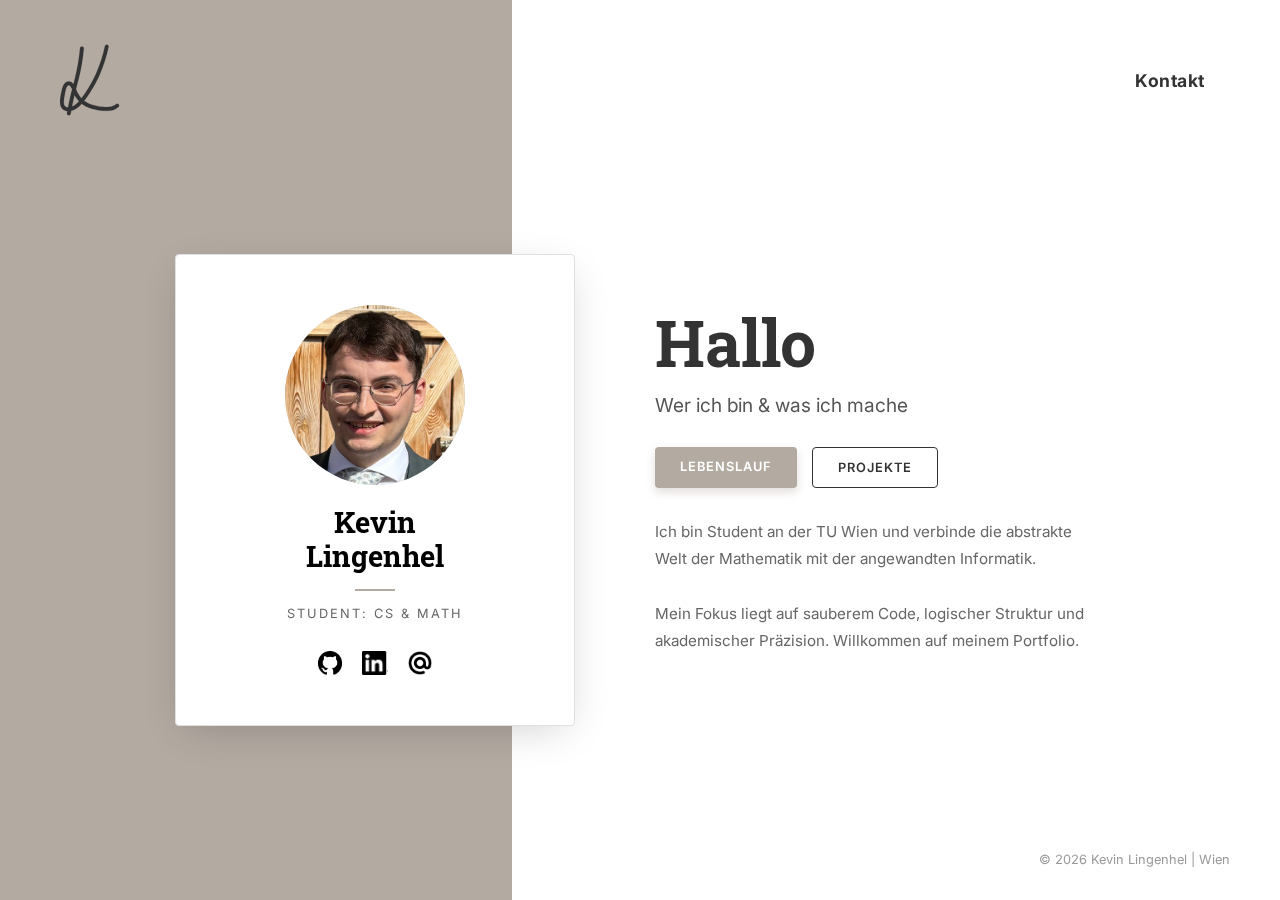
<file: index.html>
<!DOCTYPE html>
<html lang="de">
<head>
    <meta charset="UTF-8">
    <meta name="viewport" content="width=device-width, initial-scale=1.0">
    <title>Kevin Lingenhel - Portfolio</title>
    <link rel="stylesheet" href="style.css">
    <link href="https://fonts.googleapis.com/css2?family=Roboto+Slab:wght@400;700&family=Inter:wght@300;400;600&display=swap" rel="stylesheet">
</head>
<body>

    <div class="background-split"></div>

    <main class="main-wrapper">
        
        <header class="top-nav">
            <div class="logo">
              <a href="index.html" class="logo-container">

                <svg class="logo-svg logo-default" xmlns="http://www.w3.org/2000/svg" viewBox="0 0 368.72 434.16">
                    <g>
                        <path d="M360.7,367.31c-4-4.93-11.25-5.68-16.18-1.67-4.11,3.34-8.57,6.26-13.26,8.67-10.39,5.35-19.39,6.93-23.71,7.7-35.52,6.25-86.83-6.17-87.34-6.29-24.7-6.08-44.21-10.89-65.33-25.8-2.16-1.53-4.22-3.07-6.17-4.61,11.28-14.21,23.08-31.06,35.64-50.79,32.86-51.62,52.97-95.43,60.09-111.87,23.22-53.61,41.41-110.38,54.06-168.71,1.35-6.21-2.6-12.33-8.8-13.68-6.2-1.34-12.33,2.6-13.68,8.8-12.33,56.87-30.06,112.2-52.69,164.44-6.9,15.94-26.42,58.43-58.39,108.66-9.99,15.69-21.14,32.32-33.11,47.52-1.77-1.92-3.33-3.71-4.66-5.31-12.56-15.07-20.31-30.62-24.6-41.02-1.84-4.45-2.84-7.47-3.73-10.13-.12-.37-.25-.74-.37-1.1,3.26-12.81,6.27-24.16,9.01-34.48,2.41-9.08,4.69-17.65,6.74-25.76,14.94-58.84,25.7-121.94,31.97-187.55.6-6.32-4.03-11.94-10.35-12.54-6.31-.62-11.94,4.03-12.54,10.35-6.16,64.45-16.72,126.38-31.37,184.08-2.03,7.99-4.29,16.51-6.68,25.52-.91,3.42-1.85,6.96-2.81,10.62-6.55-8.73-15.21-16.55-26.2-16.55h-.16c-16.84.11-35.42,6.89-45.46,56.33-1.18,5.82-2.21,10.83-3.1,15.19-6,29.26-6.23,30.4-7.42,51.96-1.17,21.09,6.74,39.94,21.14,50.41,7.83,5.69,16.4,7.89,24.01,8.51-.74,4.02-1.47,8.04-2.18,12.05-1.11,6.25,3.06,12.22,9.31,13.33.68.12,1.36.18,2.02.18,5.47,0,10.32-3.92,11.31-9.49,1.07-6.03,2.18-12.09,3.31-18.16,21.35-4.87,42.2-18.59,64.78-43.27,2.46,1.96,5.06,3.92,7.8,5.86,24.67,17.41,47.11,22.94,73.1,29.34,2.29.56,56.58,13.69,96.82,6.61,5.01-.88,16.76-2.95,30.25-9.9,6.1-3.14,11.89-6.93,17.24-11.27,4.93-4,5.68-11.25,1.67-16.18ZM34.78,381.09c-9.49-6.9-12.27-20.29-11.7-30.53q1.1-19.87,6.99-48.61c.9-4.38,1.93-9.4,3.11-15.23,4.46-21.94,9.86-30.98,13.61-34.7,2.98-2.95,5.56-3.18,9.38-3.21.02,0,2.54.53,7.25,6.57,3.7,4.76,6.94,10.61,9.08,14.48.78,1.41,1.38,2.6,1.89,3.7-4.34,17.29-9.09,37.14-14.21,60.48-3.74,17.05-7.28,34.21-10.61,51.34-4.93-.08-10.36-1.05-14.8-4.28ZM74,380.37c2.75-13.82,5.64-27.66,8.65-41.41,2.33-10.63,4.58-20.52,6.76-29.78,4.98,9.26,11.56,19.67,20.1,29.92,2.02,2.43,4.48,5.22,7.37,8.24-13.62,14.79-28.05,26.79-42.87,33.03Z"/>
                        
                    </g>
                </svg>

                <svg class="logo-svg logo-hover" xmlns="http://www.w3.org/2000/svg" viewBox="0 0 368.72 433.77">
                    <g>
                        <path d="M366.44,303.39c1.59-6.06.38-10.37-3.59-12.82-2.05-1.26-7.47-3.42-13.46,3.78-1.61,1.94-3.4,4.54-5.46,7.55-4.09,5.96-14.95,21.81-20.54,20.6-1.97-.43-4.16-4.21-6.28-7.88-3.56-6.15-8.43-14.57-18.4-16.66-11.1-2.34-19.17,4.76-25.06,9.95-1.46,1.29-3.51,3.09-4.86,3.95-2.52-4.09-3.38-18.16-3.76-24.43-.81-13.25-1.34-22-9.04-24.34-2.69-.82-5.58-.5-8.15.9-6.92,3.76-14.42,14.22-41.54,107.79-17.79-4.74-33.31-10.22-49.82-21.88-2.16-1.52-4.22-3.07-6.17-4.61,11.28-14.21,23.08-31.06,35.64-50.79,32.87-51.64,52.97-95.44,60.09-111.87,23.22-53.61,41.41-110.37,54.06-168.71,1.35-6.21-2.6-12.33-8.8-13.68-6.22-1.35-12.33,2.6-13.68,8.8-12.33,56.87-30.06,112.2-52.69,164.44-6.9,15.93-26.4,58.41-58.39,108.66-9.99,15.69-21.14,32.32-33.11,47.52-1.77-1.92-3.33-3.71-4.66-5.31-12.56-15.07-20.31-30.62-24.6-41.02-1.84-4.45-2.84-7.47-3.73-10.13-.12-.37-.25-.74-.37-1.1,3.26-12.81,6.27-24.16,9.02-34.49,2.41-9.08,4.68-17.65,6.74-25.76,14.94-58.84,25.7-121.94,31.97-187.55.6-6.32-4.03-11.94-10.35-12.54-6.32-.6-11.94,4.03-12.54,10.35-6.16,64.45-16.72,126.38-31.37,184.08-2.03,7.99-4.29,16.5-6.68,25.52-.91,3.43-1.85,6.97-2.82,10.63-6.55-8.73-15.21-16.55-26.2-16.55-.05,0-.1,0-.16,0-16.84.11-35.42,6.89-45.46,56.33-1.18,5.82-2.21,10.83-3.1,15.19-6,29.26-6.23,30.4-7.42,51.96-1.17,21.09,6.74,39.94,21.14,50.41,7.83,5.69,16.4,7.89,24.01,8.51-.74,4.02-1.47,8.04-2.18,12.05-1.11,6.25,3.06,12.22,9.31,13.33.68.12,1.36.18,2.02.18,5.47,0,10.32-3.92,11.31-9.49,1.07-6.03,2.18-12.09,3.31-18.16,21.35-4.87,42.2-18.59,64.78-43.27,2.56,2.04,5.16,4,7.8,5.86,24.67,17.41,47.11,22.94,73.09,29.34,2.29.56,56.48,13.71,96.83,6.61,5.01-.88,16.75-2.95,30.25-9.9,6.09-3.14,11.89-6.93,17.23-11.27,4.93-4,5.68-11.25,1.68-16.18-4-4.93-11.25-5.68-16.18-1.68,0,0-.01,0-.02.01,7.43-24.01,12.66-39.26,16.06-49.14,2.21-6.44,3.55-10.33,4.28-13.11ZM36.38,381.09c-9.49-6.9-12.27-20.29-11.7-30.53q1.1-19.87,6.99-48.61c.9-4.38,1.93-9.4,3.11-15.23,4.46-21.94,9.86-30.98,13.61-34.7,2.98-2.95,5.56-3.18,9.38-3.21.02,0,2.54.53,7.25,6.57,3.7,4.76,6.94,10.61,9.08,14.48.78,1.41,1.38,2.6,1.89,3.7-4.34,17.29-9.09,37.14-14.21,60.48-3.74,17.04-7.28,34.21-10.61,51.33-4.93-.08-10.36-1.05-14.8-4.28ZM75.6,380.37c2.75-13.82,5.64-27.66,8.65-41.41,2.33-10.63,4.58-20.52,6.76-29.78,4.98,9.26,11.56,19.67,20.1,29.92,2.34,2.8,4.8,5.56,7.36,8.24-13.62,14.79-28.05,26.79-42.87,33.03ZM309.16,382c-35.37,6.23-86.37-6.06-87.32-6.29,13.67-47.1,22.14-71.94,27.38-84.87.96,15.21,2.51,31.63,13.66,36.35,8.85,3.74,16.08-2.62,21.35-7.26,4.8-4.22,8.17-6.94,11.2-6.3,2.78.58,4.82,3.8,7.84,9.02,3.5,6.05,7.86,13.58,16.75,15.5,7.5,1.62,14.26-1.54,20.18-6.61-3.78,11.46-8.55,26.4-14.42,45.96-7.29,2.85-13.32,3.92-16.62,4.5Z"/>
                        <path d="M302.11,346.4c-1.48.48-2.68,1.55-3.36,3-.68,1.44-.77,3.1-.26,4.66s1.56,2.84,2.96,3.61c.88.48,1.82.72,2.77.72.58,0,1.15-.09,1.72-.27,1.48-.48,2.68-1.55,3.36-3,.68-1.44.77-3.1.26-4.66-1.05-3.23-4.39-5.06-7.44-4.06Z"/>
                        <path d="M262.89,343.39c-1.41-.77-3-.93-4.48-.45-1.48.48-2.68,1.55-3.36,3-.68,1.44-.77,3.1-.26,4.66.86,2.63,3.23,4.33,5.73,4.33.57,0,1.14-.09,1.71-.27,1.48-.48,2.68-1.55,3.36-3,.68-1.44.77-3.1.26-4.66s-1.56-2.84-2.96-3.61Z"/>
                    </g>
                </svg>
              </a>

            </div> 
              <nav>
                <a href="mailto:kevin.lingenhel02@gmail.com" class="nav-swap">
                  <span class="nav-text">Kontakt</span>
                  <img src="assets/SVG/person_hover.svg" class="hover-face" alt="Face">
                </a>
              </nav>
        </header>

        <div class="center-content">
            
            <div class="profile-card">
                <div class="photo-container">
                    <img src="assets/bewerbungsfoto.png" alt="Kevin Lingenhel">
                </div>
                <h1>Kevin<br>Lingenhel</h1>
                <div class="separator-line"></div>
                <p class="job-title">STUDENT: CS & MATH</p>
                
                <div class="social-icons">
                    <a href="#">
                      <img src="assets/GitHub_Invertocat_Black.png" alt="Git">
                    </a>
                    <a href="#">
                      <img src="assets/InBug-Black.png" alt="LI">
                    </a>
                    <a href="#">
                      <img src="assets/email.png" alt="E-Mail">
                    </a>
                </div>
            </div>

            <div class="text-area">
                <h2 class="big-headline">Hallo</h2>
                <h3 class="sub-headline">Wer ich bin & was ich mache</h3>
                
                <div class="button-group">
                    <a href="resume.html" class="btn btn-filled">Lebenslauf</a>
                    <a href="projects.html" class="btn btn-outline">Projekte</a>
                </div>

                <p class="intro-text">
                    Ich bin Student an der TU Wien und verbinde die abstrakte Welt der Mathematik 
                    mit der angewandten Informatik. <br><br>
                    Mein Fokus liegt auf sauberem Code, logischer Struktur und 
                    akademischer Präzision. Willkommen auf meinem Portfolio.
                </p>
            </div>

        </div>

        <footer class="bottom-footer">
            <p>&copy; 2026 Kevin Lingenhel | Wien</p>
        </footer>

    </main>

</body>
</html>
</file>
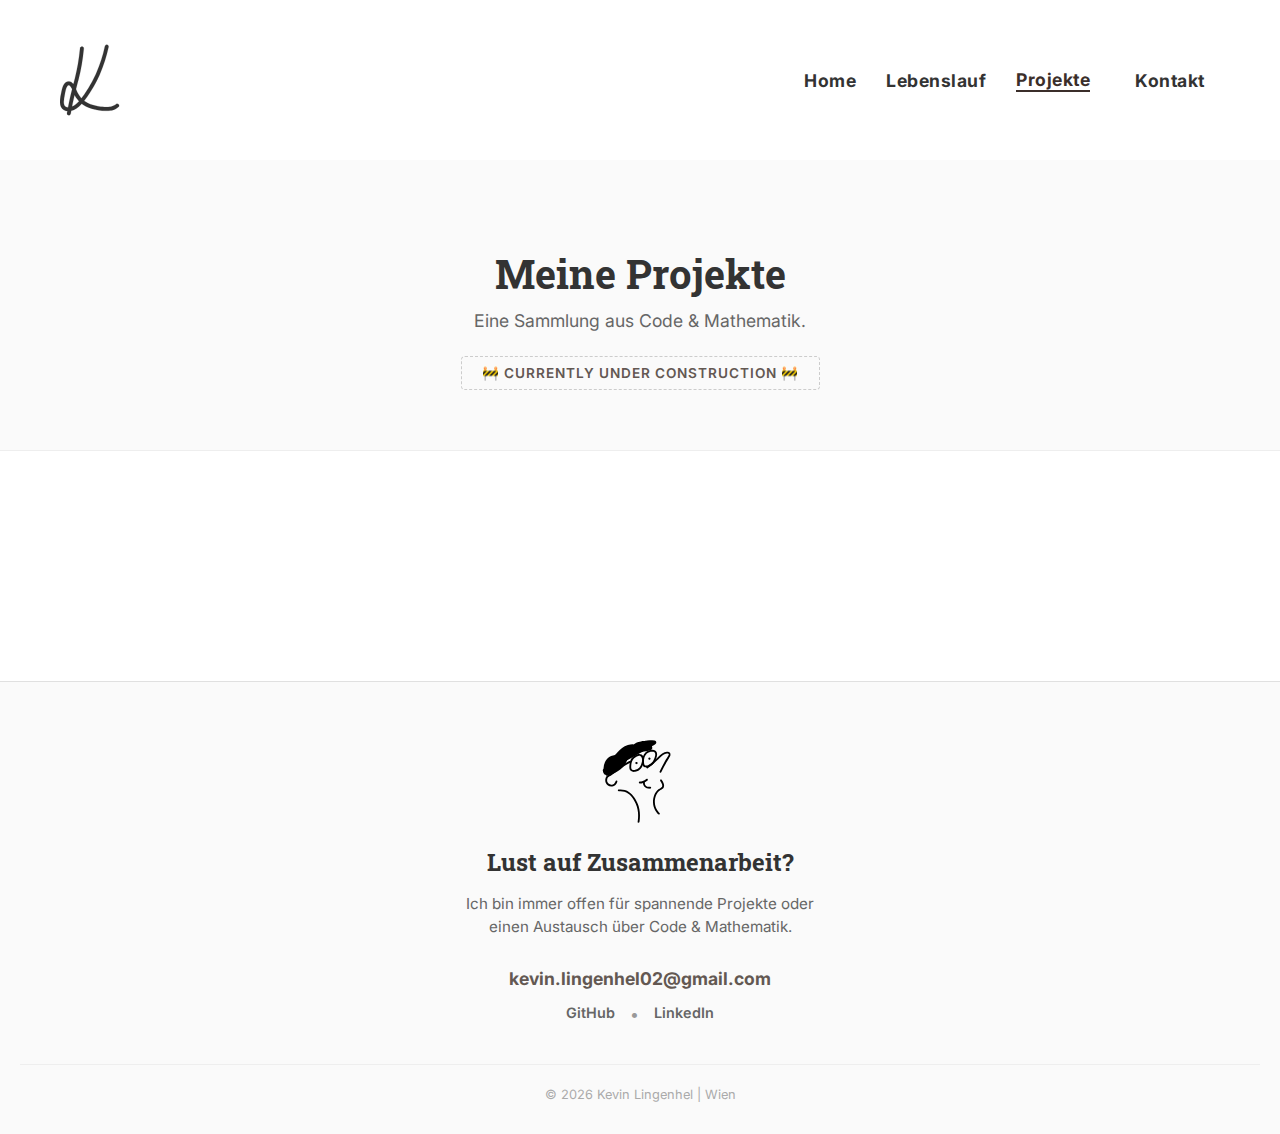
<file: projects.html>
<!doctype html>
<html lang="de">
  <head>
    <meta charset="UTF-8" />
    <meta name="viewport" content="width=device-width, initial-scale=1.0" />
    <title>Projekte | Kevin Lingenhel</title>
    <link rel="stylesheet" href="style.css" />
    <link
      href="https://fonts.googleapis.com/css2?family=Roboto+Slab:wght@400;700&family=Inter:wght@300;400;600&display=swap"
      rel="stylesheet"
    />
  </head>
  <body>
    <header class="top-nav">
      <a href="index.html" class="logo-container">
        <svg
          class="logo-svg logo-default"
          xmlns="http://www.w3.org/2000/svg"
          viewBox="0 0 368.72 434.16"
        >
          <g>
            <path
              d="M360.7,367.31c-4-4.93-11.25-5.68-16.18-1.67-4.11,3.34-8.57,6.26-13.26,8.67-10.39,5.35-19.39,6.93-23.71,7.7-35.52,6.25-86.83-6.17-87.34-6.29-24.7-6.08-44.21-10.89-65.33-25.8-2.16-1.53-4.22-3.07-6.17-4.61,11.28-14.21,23.08-31.06,35.64-50.79,32.86-51.62,52.97-95.43,60.09-111.87,23.22-53.61,41.41-110.38,54.06-168.71,1.35-6.21-2.6-12.33-8.8-13.68-6.2-1.34-12.33,2.6-13.68,8.8-12.33,56.87-30.06,112.2-52.69,164.44-6.9,15.94-26.42,58.43-58.39,108.66-9.99,15.69-21.14,32.32-33.11,47.52-1.77-1.92-3.33-3.71-4.66-5.31-12.56-15.07-20.31-30.62-24.6-41.02-1.84-4.45-2.84-7.47-3.73-10.13-.12-.37-.25-.74-.37-1.1,3.26-12.81,6.27-24.16,9.01-34.48,2.41-9.08,4.69-17.65,6.74-25.76,14.94-58.84,25.7-121.94,31.97-187.55.6-6.32-4.03-11.94-10.35-12.54-6.31-.62-11.94,4.03-12.54,10.35-6.16,64.45-16.72,126.38-31.37,184.08-2.03,7.99-4.29,16.51-6.68,25.52-.91,3.42-1.85,6.96-2.81,10.62-6.55-8.73-15.21-16.55-26.2-16.55h-.16c-16.84.11-35.42,6.89-45.46,56.33-1.18,5.82-2.21,10.83-3.1,15.19-6,29.26-6.23,30.4-7.42,51.96-1.17,21.09,6.74,39.94,21.14,50.41,7.83,5.69,16.4,7.89,24.01,8.51-.74,4.02-1.47,8.04-2.18,12.05-1.11,6.25,3.06,12.22,9.31,13.33.68.12,1.36.18,2.02.18,5.47,0,10.32-3.92,11.31-9.49,1.07-6.03,2.18-12.09,3.31-18.16,21.35-4.87,42.2-18.59,64.78-43.27,2.46,1.96,5.06,3.92,7.8,5.86,24.67,17.41,47.11,22.94,73.1,29.34,2.29.56,56.58,13.69,96.82,6.61,5.01-.88,16.76-2.95,30.25-9.9,6.1-3.14,11.89-6.93,17.24-11.27,4.93-4,5.68-11.25,1.67-16.18ZM34.78,381.09c-9.49-6.9-12.27-20.29-11.7-30.53q1.1-19.87,6.99-48.61c.9-4.38,1.93-9.4,3.11-15.23,4.46-21.94,9.86-30.98,13.61-34.7,2.98-2.95,5.56-3.18,9.38-3.21.02,0,2.54.53,7.25,6.57,3.7,4.76,6.94,10.61,9.08,14.48.78,1.41,1.38,2.6,1.89,3.7-4.34,17.29-9.09,37.14-14.21,60.48-3.74,17.05-7.28,34.21-10.61,51.34-4.93-.08-10.36-1.05-14.8-4.28ZM74,380.37c2.75-13.82,5.64-27.66,8.65-41.41,2.33-10.63,4.58-20.52,6.76-29.78,4.98,9.26,11.56,19.67,20.1,29.92,2.02,2.43,4.48,5.22,7.37,8.24-13.62,14.79-28.05,26.79-42.87,33.03Z"
            />
          </g>
        </svg>

        <svg
          class="logo-svg logo-hover"
          xmlns="http://www.w3.org/2000/svg"
          viewBox="0 0 368.72 433.77"
        >
          <g>
            <path
              d="M366.44,303.39c1.59-6.06.38-10.37-3.59-12.82-2.05-1.26-7.47-3.42-13.46,3.78-1.61,1.94-3.4,4.54-5.46,7.55-4.09,5.96-14.95,21.81-20.54,20.6-1.97-.43-4.16-4.21-6.28-7.88-3.56-6.15-8.43-14.57-18.4-16.66-11.1-2.34-19.17,4.76-25.06,9.95-1.46,1.29-3.51,3.09-4.86,3.95-2.52-4.09-3.38-18.16-3.76-24.43-.81-13.25-1.34-22-9.04-24.34-2.69-.82-5.58-.5-8.15.9-6.92,3.76-14.42,14.22-41.54,107.79-17.79-4.74-33.31-10.22-49.82-21.88-2.16-1.52-4.22-3.07-6.17-4.61,11.28-14.21,23.08-31.06,35.64-50.79,32.87-51.64,52.97-95.44,60.09-111.87,23.22-53.61,41.41-110.37,54.06-168.71,1.35-6.21-2.6-12.33-8.8-13.68-6.22-1.35-12.33,2.6-13.68,8.8-12.33,56.87-30.06,112.2-52.69,164.44-6.9,15.93-26.4,58.41-58.39,108.66-9.99,15.69-21.14,32.32-33.11,47.52-1.77-1.92-3.33-3.71-4.66-5.31-12.56-15.07-20.31-30.62-24.6-41.02-1.84-4.45-2.84-7.47-3.73-10.13-.12-.37-.25-.74-.37-1.1,3.26-12.81,6.27-24.16,9.02-34.49,2.41-9.08,4.68-17.65,6.74-25.76,14.94-58.84,25.7-121.94,31.97-187.55.6-6.32-4.03-11.94-10.35-12.54-6.32-.6-11.94,4.03-12.54,10.35-6.16,64.45-16.72,126.38-31.37,184.08-2.03,7.99-4.29,16.5-6.68,25.52-.91,3.43-1.85,6.97-2.82,10.63-6.55-8.73-15.21-16.55-26.2-16.55-.05,0-.1,0-.16,0-16.84.11-35.42,6.89-45.46,56.33-1.18,5.82-2.21,10.83-3.1,15.19-6,29.26-6.23,30.4-7.42,51.96-1.17,21.09,6.74,39.94,21.14,50.41,7.83,5.69,16.4,7.89,24.01,8.51-.74,4.02-1.47,8.04-2.18,12.05-1.11,6.25,3.06,12.22,9.31,13.33.68.12,1.36.18,2.02.18,5.47,0,10.32-3.92,11.31-9.49,1.07-6.03,2.18-12.09,3.31-18.16,21.35-4.87,42.2-18.59,64.78-43.27,2.56,2.04,5.16,4,7.8,5.86,24.67,17.41,47.11,22.94,73.09,29.34,2.29.56,56.48,13.71,96.83,6.61,5.01-.88,16.75-2.95,30.25-9.9,6.09-3.14,11.89-6.93,17.23-11.27,4.93-4,5.68-11.25,1.68-16.18-4-4.93-11.25-5.68-16.18-1.68,0,0-.01,0-.02.01,7.43-24.01,12.66-39.26,16.06-49.14,2.21-6.44,3.55-10.33,4.28-13.11ZM36.38,381.09c-9.49-6.9-12.27-20.29-11.7-30.53q1.1-19.87,6.99-48.61c.9-4.38,1.93-9.4,3.11-15.23,4.46-21.94,9.86-30.98,13.61-34.7,2.98-2.95,5.56-3.18,9.38-3.21.02,0,2.54.53,7.25,6.57,3.7,4.76,6.94,10.61,9.08,14.48.78,1.41,1.38,2.6,1.89,3.7-4.34,17.29-9.09,37.14-14.21,60.48-3.74,17.04-7.28,34.21-10.61,51.33-4.93-.08-10.36-1.05-14.8-4.28ZM75.6,380.37c2.75-13.82,5.64-27.66,8.65-41.41,2.33-10.63,4.58-20.52,6.76-29.78,4.98,9.26,11.56,19.67,20.1,29.92,2.34,2.8,4.8,5.56,7.36,8.24-13.62,14.79-28.05,26.79-42.87,33.03ZM309.16,382c-35.37,6.23-86.37-6.06-87.32-6.29,13.67-47.1,22.14-71.94,27.38-84.87.96,15.21,2.51,31.63,13.66,36.35,8.85,3.74,16.08-2.62,21.35-7.26,4.8-4.22,8.17-6.94,11.2-6.3,2.78.58,4.82,3.8,7.84,9.02,3.5,6.05,7.86,13.58,16.75,15.5,7.5,1.62,14.26-1.54,20.18-6.61-3.78,11.46-8.55,26.4-14.42,45.96-7.29,2.85-13.32,3.92-16.62,4.5Z"
            />
            <path
              d="M302.11,346.4c-1.48.48-2.68,1.55-3.36,3-.68,1.44-.77,3.1-.26,4.66s1.56,2.84,2.96,3.61c.88.48,1.82.72,2.77.72.58,0,1.15-.09,1.72-.27,1.48-.48,2.68-1.55,3.36-3,.68-1.44.77-3.1.26-4.66-1.05-3.23-4.39-5.06-7.44-4.06Z"
            />
            <path
              d="M262.89,343.39c-1.41-.77-3-.93-4.48-.45-1.48.48-2.68,1.55-3.36,3-.68,1.44-.77,3.1-.26,4.66.86,2.63,3.23,4.33,5.73,4.33.57,0,1.14-.09,1.71-.27,1.48-.48,2.68-1.55,3.36-3,.68-1.44.77-3.1.26-4.66s-1.56-2.84-2.96-3.61Z"
            />
          </g>
        </svg>
      </a>

      <nav>
        <a href="index.html">Home</a>
        <a href="resume.html">Lebenslauf</a>
        <a href="projects.html" class="active-link">Projekte</a>

        <a href="mailto:kevin.lingenhel02@gmail.com" class="nav-swap">
          <span class="nav-text">Kontakt</span>
          <img
            src="assets/SVG/person_hover.svg"
            class="hover-face"
            alt="Kontakt"
          />
        </a>
      </nav>
    </header>

    <section class="page-intro">
      <h1>Meine Projekte</h1>
      <p class="intro-subtitle">
        Eine Sammlung aus Code & Mathematik.
      </p>

      <div class="construction-badge">🚧 Currently under Construction 🚧</div>
    </section>

    <main class="container project-grid"></main>

    <footer class="site-footer">
      <div class="footer-top">
        <a href="mailto:kevin.lingenhel02@gmail.com" class="footer-face-link">
          <img
            src="assets/SVG/person_normal.svg"
            alt="Lass uns sprechen"
            class="footer-face"
          />
        </a>
        <h3>Lust auf Zusammenarbeit?</h3>
        <p>
          Ich bin immer offen für spannende Projekte oder <br />einen Austausch
          über Code & Mathematik.
        </p>
      </div>

      <div class="footer-contact">
        <a href="mailto:kevin.lingenhel02@gmail.com" class="footer-mail"
          >kevin.lingenhel02@gmail.com</a
        >
        <div class="footer-socials">
          <a href="https://github.com/DEIN-USER" target="_blank">GitHub</a>
          <span>•</span>
          <a href="https://linkedin.com/in/DEIN-USER" target="_blank"
            >LinkedIn</a
          >
        </div>
      </div>

      <div class="footer-bottom">
        <p>&copy; 2026 Kevin Lingenhel | Wien</p>
      </div>
    </footer>
  </body>
</html>
</file>
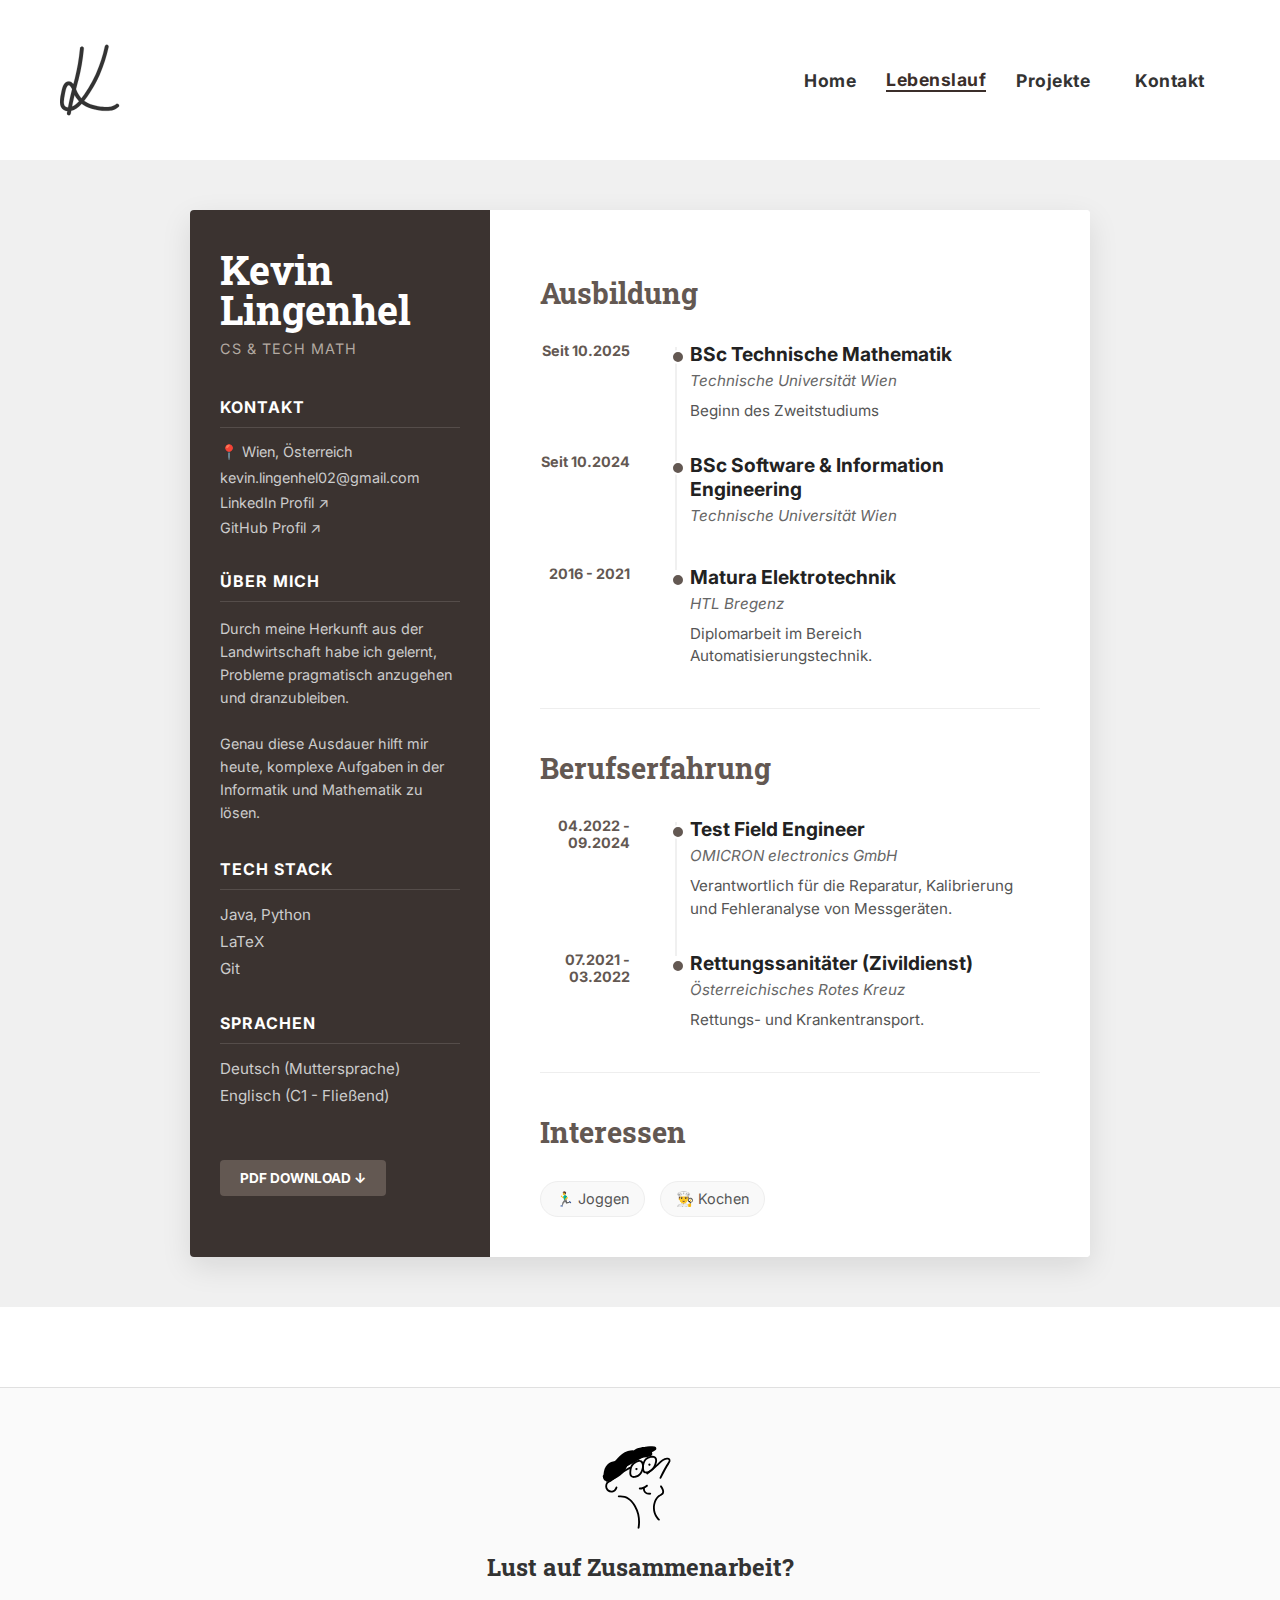
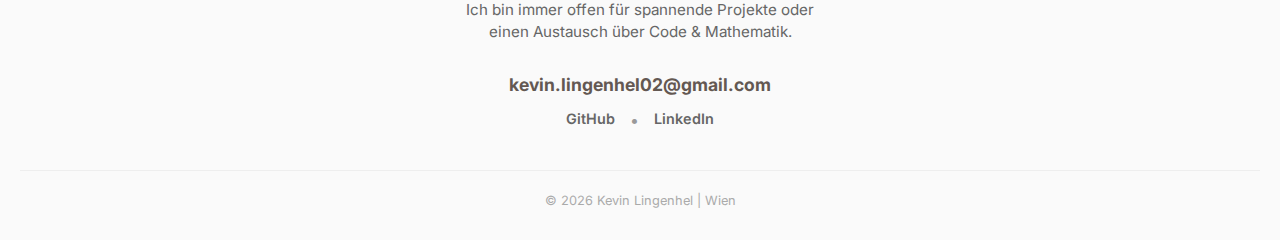
<file: resume.html>
<!doctype html>
<html lang="de">
  <head>
    <meta charset="UTF-8" />
    <meta name="viewport" content="width=device-width, initial-scale=1.0" />
    <title>Lebenslauf | Kevin Lingenhel</title>
    <link rel="stylesheet" href="style.css" />
    <link
      href="https://fonts.googleapis.com/css2?family=Roboto+Slab:wght@400;700&family=Inter:wght@300;400;600&display=swap"
      rel="stylesheet"
    />
  </head>
  <body>
    <header class="top-nav">
      <a href="index.html" class="logo-container">
        <svg
          class="logo-svg logo-default"
          xmlns="http://www.w3.org/2000/svg"
          viewBox="0 0 368.72 434.16"
        >
          <g>
            <path
              d="M360.7,367.31c-4-4.93-11.25-5.68-16.18-1.67-4.11,3.34-8.57,6.26-13.26,8.67-10.39,5.35-19.39,6.93-23.71,7.7-35.52,6.25-86.83-6.17-87.34-6.29-24.7-6.08-44.21-10.89-65.33-25.8-2.16-1.53-4.22-3.07-6.17-4.61,11.28-14.21,23.08-31.06,35.64-50.79,32.86-51.62,52.97-95.43,60.09-111.87,23.22-53.61,41.41-110.38,54.06-168.71,1.35-6.21-2.6-12.33-8.8-13.68-6.2-1.34-12.33,2.6-13.68,8.8-12.33,56.87-30.06,112.2-52.69,164.44-6.9,15.94-26.42,58.43-58.39,108.66-9.99,15.69-21.14,32.32-33.11,47.52-1.77-1.92-3.33-3.71-4.66-5.31-12.56-15.07-20.31-30.62-24.6-41.02-1.84-4.45-2.84-7.47-3.73-10.13-.12-.37-.25-.74-.37-1.1,3.26-12.81,6.27-24.16,9.01-34.48,2.41-9.08,4.69-17.65,6.74-25.76,14.94-58.84,25.7-121.94,31.97-187.55.6-6.32-4.03-11.94-10.35-12.54-6.31-.62-11.94,4.03-12.54,10.35-6.16,64.45-16.72,126.38-31.37,184.08-2.03,7.99-4.29,16.51-6.68,25.52-.91,3.42-1.85,6.96-2.81,10.62-6.55-8.73-15.21-16.55-26.2-16.55h-.16c-16.84.11-35.42,6.89-45.46,56.33-1.18,5.82-2.21,10.83-3.1,15.19-6,29.26-6.23,30.4-7.42,51.96-1.17,21.09,6.74,39.94,21.14,50.41,7.83,5.69,16.4,7.89,24.01,8.51-.74,4.02-1.47,8.04-2.18,12.05-1.11,6.25,3.06,12.22,9.31,13.33.68.12,1.36.18,2.02.18,5.47,0,10.32-3.92,11.31-9.49,1.07-6.03,2.18-12.09,3.31-18.16,21.35-4.87,42.2-18.59,64.78-43.27,2.46,1.96,5.06,3.92,7.8,5.86,24.67,17.41,47.11,22.94,73.1,29.34,2.29.56,56.58,13.69,96.82,6.61,5.01-.88,16.76-2.95,30.25-9.9,6.1-3.14,11.89-6.93,17.24-11.27,4.93-4,5.68-11.25,1.67-16.18ZM34.78,381.09c-9.49-6.9-12.27-20.29-11.7-30.53q1.1-19.87,6.99-48.61c.9-4.38,1.93-9.4,3.11-15.23,4.46-21.94,9.86-30.98,13.61-34.7,2.98-2.95,5.56-3.18,9.38-3.21.02,0,2.54.53,7.25,6.57,3.7,4.76,6.94,10.61,9.08,14.48.78,1.41,1.38,2.6,1.89,3.7-4.34,17.29-9.09,37.14-14.21,60.48-3.74,17.05-7.28,34.21-10.61,51.34-4.93-.08-10.36-1.05-14.8-4.28ZM74,380.37c2.75-13.82,5.64-27.66,8.65-41.41,2.33-10.63,4.58-20.52,6.76-29.78,4.98,9.26,11.56,19.67,20.1,29.92,2.02,2.43,4.48,5.22,7.37,8.24-13.62,14.79-28.05,26.79-42.87,33.03Z"
            />
          </g>
        </svg>

        <svg
          class="logo-svg logo-hover"
          xmlns="http://www.w3.org/2000/svg"
          viewBox="0 0 368.72 433.77"
        >
          <g>
            <path
              d="M366.44,303.39c1.59-6.06.38-10.37-3.59-12.82-2.05-1.26-7.47-3.42-13.46,3.78-1.61,1.94-3.4,4.54-5.46,7.55-4.09,5.96-14.95,21.81-20.54,20.6-1.97-.43-4.16-4.21-6.28-7.88-3.56-6.15-8.43-14.57-18.4-16.66-11.1-2.34-19.17,4.76-25.06,9.95-1.46,1.29-3.51,3.09-4.86,3.95-2.52-4.09-3.38-18.16-3.76-24.43-.81-13.25-1.34-22-9.04-24.34-2.69-.82-5.58-.5-8.15.9-6.92,3.76-14.42,14.22-41.54,107.79-17.79-4.74-33.31-10.22-49.82-21.88-2.16-1.52-4.22-3.07-6.17-4.61,11.28-14.21,23.08-31.06,35.64-50.79,32.87-51.64,52.97-95.44,60.09-111.87,23.22-53.61,41.41-110.37,54.06-168.71,1.35-6.21-2.6-12.33-8.8-13.68-6.22-1.35-12.33,2.6-13.68,8.8-12.33,56.87-30.06,112.2-52.69,164.44-6.9,15.93-26.4,58.41-58.39,108.66-9.99,15.69-21.14,32.32-33.11,47.52-1.77-1.92-3.33-3.71-4.66-5.31-12.56-15.07-20.31-30.62-24.6-41.02-1.84-4.45-2.84-7.47-3.73-10.13-.12-.37-.25-.74-.37-1.1,3.26-12.81,6.27-24.16,9.02-34.49,2.41-9.08,4.68-17.65,6.74-25.76,14.94-58.84,25.7-121.94,31.97-187.55.6-6.32-4.03-11.94-10.35-12.54-6.32-.6-11.94,4.03-12.54,10.35-6.16,64.45-16.72,126.38-31.37,184.08-2.03,7.99-4.29,16.5-6.68,25.52-.91,3.43-1.85,6.97-2.82,10.63-6.55-8.73-15.21-16.55-26.2-16.55-.05,0-.1,0-.16,0-16.84.11-35.42,6.89-45.46,56.33-1.18,5.82-2.21,10.83-3.1,15.19-6,29.26-6.23,30.4-7.42,51.96-1.17,21.09,6.74,39.94,21.14,50.41,7.83,5.69,16.4,7.89,24.01,8.51-.74,4.02-1.47,8.04-2.18,12.05-1.11,6.25,3.06,12.22,9.31,13.33.68.12,1.36.18,2.02.18,5.47,0,10.32-3.92,11.31-9.49,1.07-6.03,2.18-12.09,3.31-18.16,21.35-4.87,42.2-18.59,64.78-43.27,2.56,2.04,5.16,4,7.8,5.86,24.67,17.41,47.11,22.94,73.09,29.34,2.29.56,56.48,13.71,96.83,6.61,5.01-.88,16.75-2.95,30.25-9.9,6.09-3.14,11.89-6.93,17.23-11.27,4.93-4,5.68-11.25,1.68-16.18-4-4.93-11.25-5.68-16.18-1.68,0,0-.01,0-.02.01,7.43-24.01,12.66-39.26,16.06-49.14,2.21-6.44,3.55-10.33,4.28-13.11ZM36.38,381.09c-9.49-6.9-12.27-20.29-11.7-30.53q1.1-19.87,6.99-48.61c.9-4.38,1.93-9.4,3.11-15.23,4.46-21.94,9.86-30.98,13.61-34.7,2.98-2.95,5.56-3.18,9.38-3.21.02,0,2.54.53,7.25,6.57,3.7,4.76,6.94,10.61,9.08,14.48.78,1.41,1.38,2.6,1.89,3.7-4.34,17.29-9.09,37.14-14.21,60.48-3.74,17.04-7.28,34.21-10.61,51.33-4.93-.08-10.36-1.05-14.8-4.28ZM75.6,380.37c2.75-13.82,5.64-27.66,8.65-41.41,2.33-10.63,4.58-20.52,6.76-29.78,4.98,9.26,11.56,19.67,20.1,29.92,2.34,2.8,4.8,5.56,7.36,8.24-13.62,14.79-28.05,26.79-42.87,33.03ZM309.16,382c-35.37,6.23-86.37-6.06-87.32-6.29,13.67-47.1,22.14-71.94,27.38-84.87.96,15.21,2.51,31.63,13.66,36.35,8.85,3.74,16.08-2.62,21.35-7.26,4.8-4.22,8.17-6.94,11.2-6.3,2.78.58,4.82,3.8,7.84,9.02,3.5,6.05,7.86,13.58,16.75,15.5,7.5,1.62,14.26-1.54,20.18-6.61-3.78,11.46-8.55,26.4-14.42,45.96-7.29,2.85-13.32,3.92-16.62,4.5Z"
            />
            <path
              d="M302.11,346.4c-1.48.48-2.68,1.55-3.36,3-.68,1.44-.77,3.1-.26,4.66s1.56,2.84,2.96,3.61c.88.48,1.82.72,2.77.72.58,0,1.15-.09,1.72-.27,1.48-.48,2.68-1.55,3.36-3,.68-1.44.77-3.1.26-4.66-1.05-3.23-4.39-5.06-7.44-4.06Z"
            />
            <path
              d="M262.89,343.39c-1.41-.77-3-.93-4.48-.45-1.48.48-2.68,1.55-3.36,3-.68,1.44-.77,3.1-.26,4.66.86,2.63,3.23,4.33,5.73,4.33.57,0,1.14-.09,1.71-.27,1.48-.48,2.68-1.55,3.36-3,.68-1.44.77-3.1.26-4.66s-1.56-2.84-2.96-3.61Z"
            />
          </g>
        </svg>
      </a>

      <nav>
        <a href="index.html">Home</a>
        <a href="resume.html" class="active-link">Lebenslauf</a>
        <a href="projects.html">Projekte</a>

        <a href="mailto:kevin.lingenhel02@gmail.com" class="nav-swap">
          <span class="nav-text">Kontakt</span>
          <img
            src="assets/SVG/person_hover.svg"
            class="hover-face"
            alt="Kontakt"
          />
        </a>
      </nav>
    </header>

    <main class="resume-wrapper">
      <div class="resume-paper">
        <aside class="resume-sidebar">
          <div class="sidebar-header">
            <h2>Kevin<br />Lingenhel</h2>
            <span class="sidebar-role">CS & Tech Math</span>
          </div>

          <div class="sidebar-section">
            <h3>Kontakt</h3>
            <div class="sidebar-info">
              <p>📍 Wien, Österreich</p>
              <a href="mailto:kevin.lingenhel02@gmail.com"
                >kevin.lingenhel02@gmail.com</a
              >
              <a href="#" target="_blank">LinkedIn Profil ↗</a>
              <a href="#" target="_blank">GitHub Profil ↗</a>
            </div>
          </div>

          <div class="sidebar-section">
            <h3>Über mich</h3>
            <p class="sidebar-text">
              Durch meine Herkunft aus der Landwirtschaft habe ich gelernt,
              Probleme pragmatisch anzugehen und dranzubleiben.
              <br /><br />
              Genau diese Ausdauer hilft mir heute, komplexe Aufgaben in der
              Informatik und Mathematik zu lösen.
            </p>
          </div>

          <div class="sidebar-section">
            <h3>Tech Stack</h3>
            <ul class="skill-list">
              <li>Java, Python</li>
              <li>LaTeX</li>
              <li>Git</li>
            </ul>
          </div>

          <div class="sidebar-section">
            <h3>Sprachen</h3>
            <ul class="skill-list">
              <li>Deutsch (Muttersprache)</li>
              <li>Englisch (C1 - Fließend)</li>
            </ul>
          </div>

          <div class="sidebar-footer">
            <a href="#" class="btn-sidebar">PDF Download ↓</a>
          </div>
        </aside>

        <div class="resume-main-content">
          <section class="main-section">
            <h2 class="main-title">Ausbildung</h2>

            <div class="timeline-item">
              <div class="timeline-date">Seit 10.2025</div>
              <div class="timeline-content">
                <h3>BSc Technische Mathematik</h3>
                <span class="company">Technische Universität Wien</span>
                <p>Beginn des Zweitstudiums</p>
              </div>
            </div>

            <div class="timeline-item">
              <div class="timeline-date">Seit 10.2024</div>
              <div class="timeline-content">
                <h3>BSc Software & Information Engineering</h3>
                <span class="company">Technische Universität Wien</span>
                <p></p>
              </div>
            </div>

            <div class="timeline-item">
              <div class="timeline-date">2016 - 2021</div>
              <div class="timeline-content">
                <h3>Matura Elektrotechnik</h3>
                <span class="company">HTL Bregenz</span>
                <p>Diplomarbeit im Bereich Automatisierungstechnik.</p>
              </div>
            </div>
          </section>

          <hr class="main-divider" />

          <section class="main-section">
            <h2 class="main-title">Berufserfahrung</h2>

            <div class="timeline-item">
              <div class="timeline-date">04.2022 - 09.2024</div>
              <div class="timeline-content">
                <h3>Test Field Engineer</h3>
                <span class="company">OMICRON electronics GmbH</span>
                <p>
                  Verantwortlich für die Reparatur, Kalibrierung und
                  Fehleranalyse von Messgeräten.
                </p>
              </div>
            </div>

            <div class="timeline-item">
              <div class="timeline-date">07.2021 - 03.2022</div>
              <div class="timeline-content">
                <h3>Rettungssanitäter (Zivildienst)</h3>
                <span class="company">Österreichisches Rotes Kreuz</span>
                <p>Rettungs- und Krankentransport.</p>
              </div>
            </div>
          </section>

          <hr class="main-divider" />

          <section class="main-section">
            <h2 class="main-title">Interessen</h2>
            <div class="interests-container">
              <span>🏃‍♂️ Joggen</span>
              <span>👨‍🍳 Kochen</span>
            </div>
          </section>
        </div>
      </div>
    </main>

    <footer class="site-footer">
      <div class="footer-top">
        <a href="mailto:kevin.lingenhel02@gmail.com" class="footer-face-link">
          <img
            src="assets/SVG/person_normal.svg"
            alt="Lass uns sprechen"
            class="footer-face"
          />
        </a>
        <h3>Lust auf Zusammenarbeit?</h3>
        <p>
          Ich bin immer offen für spannende Projekte oder <br />einen Austausch
          über Code & Mathematik.
        </p>
      </div>

      <div class="footer-contact">
        <a href="mailto:kevin.lingenhel02@gmail.com" class="footer-mail"
          >kevin.lingenhel02@gmail.com</a
        >
        <div class="footer-socials">
          <a href="https://github.com/DEIN-USER" target="_blank">GitHub</a>
          <span>•</span>
          <a href="https://linkedin.com/in/DEIN-USER" target="_blank"
            >LinkedIn</a
          >
        </div>
      </div>

      <div class="footer-bottom">
        <p>&copy; 2026 Kevin Lingenhel | Wien</p>
      </div>
    </footer>
  </body>
</html>
</file>
<file: style.css>
/* --- GRUNDEINSTELLUNGEN --- */
* { box-sizing: border-box; }

body {
    margin: 0;
    font-family: 'Inter', sans-serif;
    color: #333;
    overflow-x: hidden; /* Verhindert seitliches Scrollen */
}

/* --- DER HINTERGRUND TRICK --- */
/* Wir machen einen Layer, der fixiert im Hintergrund liegt */
.background-split {
    position: fixed;
    top: 0;
    left: 0;
    width: 100%;
    height: 100%;
    z-index: -1;
    /* Hier passiert die Magie: 40% Braun links, 60% Weiß rechts */
    background: linear-gradient(to right, #b3aaa2 0%, #b3aaa2 40%, #ffffff 40%, #ffffff 100%);
}

/* HINWEIS: #eaddcf ist das Beige aus dem Bild. 
   Wenn du dein Braun willst, nimm #3b2e2a */

/* --- LAYOUT WRAPPER --- */
.main-wrapper {
    min-height: 100vh; /* Mindestens so hoch wie der Bildschirm */
    display: flex;
    flex-direction: column;
    justify-content: space-between; /* Header oben, Footer unten, Inhalt Mitte */
}

/* --- HEADER & FOOTER --- */
.top-nav {
    padding: 40px 60px;
    display: flex;
    justify-content: space-between;
    align-items: center;
}

.top-nav nav {
  display: flex;
  align-items: center;
  gap: 30px;
}
.logo { font-weight: bold; font-size: 1.2em; color: #3b2e2a; }
.top-nav a { text-decoration: none; color: #333; font-weight: 700; font-size: 1.1em; letter-spacing: 0.5px;}

.bottom-footer {
    padding: 20px 50px;
    text-align: right;
    font-size: 0.8em;
    color: #999;
}

/* --- ZENTRALER INHALT (Das Herzstück) --- */
.center-content {
    display: flex;
    align-items: center; /* Vertikal mittig! */
    justify-content: center; /* Horizontal mittig */
    gap: 80px; /* Abstand zwischen Karte und Text */
    padding: 0 20px;
    flex-wrap: wrap; /* Damit es auf Handy umbricht */
}

/* --- DIE SCHWEBENDE KARTE --- */
.profile-card {
    background-color: #ffffff; /* Hartes Weiß statt Beige */
    width: 400px;
    padding: 50px;
    text-align: center;
    
    /* Ein kleiner Trick für den "Overlap" Look, falls nötig */
    position: relative; 
    /* Eckigere Kanten wirken technischer */
    border-radius: 4px; 
    border: 1px solid #e0e0e0; /* Feiner grauer Rahmen */
    box-shadow: 0 10px 40px -10px rgba(0, 0, 0, 0.2);
}

.photo-container {
    width: 180px;
    height: 180px;
    margin: 0 auto 20px auto;
    border-radius: 50%;
    overflow: hidden;
    /* Optional: Grauer Hintergrund falls Bild lädt */
    background-color: #ccc; 
}

.photo-container img {
    width: 100%;
    height: 100%;
    object-fit: cover;
}

.profile-card h1 {
    font-family: 'Roboto Slab', serif;
    font-size: 1.8em;
    margin: 10px 0;
    line-height: 1.2;
    color: #000;
}

.separator-line {
    width: 40px;
    height: 2px;
    background-color: #b3aaa2; /* Kleiner blauer Akzent wie im Bild */
    margin: 15px auto;
}

.job-title {
    font-size: 0.8em;
    letter-spacing: 2px;
    text-transform: uppercase;
    color: #666;
    margin-bottom: 30px;
}

.social-icons a {
  text-decoration: none;
  color: #333; /* Farbe für Text-Links (wie LI / MAIL) */
  font-size: 0.9em;
  font-weight: bold;
  display: flex;
  align-items: center;
  transition: opacity 0.3s;
}

.social-icons img {
  height: 24px;
  height: 24px;
  object-fit: contain;
  display: block;
}
.social-icons {
  display: flex; /* Macht, dass alles nebeneinander steht */
    justify-content: center; /* Zentriert die Icons in der Karte */
    align-items: center; /* Zentriert sie vertikal auf einer Linie */
    gap: 20px; /* Abstand zwischen den Icons */
    margin-top: 30px; /* Etwas Abstand nach oben zum "STUDENT..." Text */
}
/* Kleiner Hover-Effekt */
.social-icons a:hover {
    opacity: 0.6; /* Wird beim Drüberfahren leicht transparent */
}

/* --- DER TEXT BEREICH (Rechts) --- */
.text-area {
    max-width: 450px;
}

.big-headline {
    font-family: 'Roboto Slab', serif;
    font-size: 4em; /* Riesiges "Hallo" */
    margin: 0 0 10px 0;
    line-height: 1;
}

.sub-headline {
    font-size: 1.2em;
    font-weight: 400;
    margin-bottom: 30px;
    color: #555;
}

.button-group {
    margin-bottom: 30px;
    display: flex;
    gap: 15px;
}

.btn {
    padding: 12px 25px;
    text-decoration: none;
    font-weight: 600;
    transition: transform 0.2s;

    border-radius: 4px; /* Fast eckig (wie App-Buttons) */
    text-transform: uppercase; /* MACHT ALLES GROSS (wirkt stärker) */
    letter-spacing: 1px;
    font-size: 0.8em;
}

.btn:hover { transform: translateY(-3px); }

/* Gefüllter Button (Blau wie im Bild oder Braun) */
.btn-filled {
    background-color: #b3aaa2; /* Ein tiefes Dunkelblau/Grau (Seriös) */
    color: white;
    box-shadow: 0 4px 10px rgba(179, 170, 162, 0.4);
}

/* Outline Button */
.btn-outline {
    border: 1px solid #333;
    color: #333;
}

.intro-text {
    line-height: 1.8;
    color: #666;
    font-size: 0.95em;
}

/* --- LOGO CONTAINER (Der Käfig) --- */
.logo-container {
    display: block;
    position: relative; /* Wichtig: Der Ankerpunkt für die Bilder */
    
    /* Wir passen die Größe an das Format deiner Zeichnung an */
    width: 60px;  
    height: 72px; /* Etwas höher, damit nichts abgeschnitten wird */
    
    color: #3b2e2a; /* Deine Farbe (oder #2c3e50) */
}

/* --- DIE SVG BILDER (Der Inhalt) --- */
.logo-svg {
    position: absolute; /* WICHTIG: Nimmt die Bilder aus dem Fluss */
    top: 0;
    left: 0;
    
    width: 100%;
    height: 100%;
    
    /* Damit wird die Farbe übernommen */
    fill: currentColor; 
    stroke: currentColor;
    
    /* Weicher Übergang */
    transition: opacity 0.3s ease-in-out;
}

/* --- ZUSTAND 1: NORMAL (K sichtbar) --- */
.logo-default {
    opacity: 1;
    z-index: 1; /* Liegt unten */
}

/* --- ZUSTAND 2: KATZE (Erstmal unsichtbar) --- */
.logo-hover {
    opacity: 0;
    z-index: 2; /* Liegt oben drauf */
}

/* --- DER HOVER EFFEKT --- */
.logo-container:hover .logo-default {
    opacity: 0;
}

.logo-container:hover .logo-hover {
    opacity: 1;
}


/* --- PROJEKTE SEITE STYLING --- */

/* Intro Bereich oben */
.page-intro {
    text-align: center;
    padding: 60px 20px;
    background-color: #fafafa; /* Ganz leichtes Grau zur Abhebung */
    border-bottom: 1px solid #eee;
    margin-bottom: 50px;
}

.page-intro h1 {
    font-family: 'Roboto Slab', serif;
    font-size: 2.5em;
    margin-bottom: 10px;
    color: #333;
}

.intro-subtitle {
    color: #666;
    font-size: 1.1em;
    max-width: 600px;
    margin: 0 auto;
}

/* Aktiver Link in der Navi */
.active-link {
    color: #3b2e2a !important; /* Dein Braunton */
    border-bottom: 2px solid #3b2e2a;
}

/* Das Grid System */
.project-grid {
    display: grid;
    /* Automatische Spalten: Mindestens 350px breit, sonst passend verteilen */
    grid-template-columns: repeat(auto-fit, minmax(320px, 1fr)); 
    gap: 30px;
    padding-bottom: 100px; /* Abstand zum Footer */
}

/* Die einzelne Karte */
.project-card {
    background: #ffffff;
    border: 1px solid #e0e0e0;
    border-radius: 4px;
    padding: 30px;
    transition: transform 0.2s, box-shadow 0.2s, border-color 0.2s;
    display: flex;
    flex-direction: column; /* Damit Footer unten bündig ist */
}

.project-card:hover {
    transform: translateY(-5px);
    box-shadow: 0 10px 20px rgba(0,0,0,0.08);
    border-color: #b3aaa2; /* Dein Taupe beim Hover */
}

/* Karte Header */
.card-header {
    display: flex;
    justify-content: space-between;
    align-items: flex-start;
    margin-bottom: 15px;
}

.card-header h3 {
    font-family: 'Roboto Slab', serif;
    font-size: 1.4em;
    margin: 0;
    color: #222;
    line-height: 1.3;
}

.year-badge {
    font-size: 0.8em;
    font-weight: 600;
    color: #999;
    background: #f5f5f5;
    padding: 2px 8px;
    border-radius: 4px;
    margin-right: 10px;
}

/* Beschreibungstext */
.card-desc {
    color: #555;
    font-size: 0.95em;
    line-height: 1.6;
    margin-bottom: 25px;
    flex-grow: 1; /* Schiebt die Links nach ganz unten */
}

/* Tech Stack Tags (Die kleinen Pillen) */
.tech-stack {
    display: flex;
    flex-wrap: wrap;
    gap: 8px;
    margin-bottom: 25px;
}

.tech-stack span {
    font-size: 0.75em;
    text-transform: uppercase;
    letter-spacing: 0.5px;
    background-color: #f4f4f4;
    color: #666;
    padding: 4px 10px;
    border-radius: 4px;
    font-weight: 600;
}

/* Links unten auf der Karte */
.card-links {
    padding-top: 20px;
    border-top: 1px solid #f0f0f0;
    display: flex;
    gap: 20px;
}

.card-links a {
    text-decoration: none;
    color: #3b2e2a; /* Dein Braun */
    font-weight: 600;
    font-size: 0.9em;
    transition: color 0.2s;
}

.card-links a:hover {
    color: #000;
    text-decoration: underline;
}

/* --- LEBENSLAUF STYLE (Academic Paper Look) --- */

.resume-container {
    max-width: 800px; /* Die Breite eines A4 Blattes im Web */
    margin: 0 auto;   /* Zentriert */
    padding: 60px 20px;
}

/* KOPFBEREICH */
.resume-header {
    text-align: center;
    margin-bottom: 40px;
}

.resume-header h1 {
    font-family: 'Roboto Slab', serif;
    font-size: 3em;
    margin-bottom: 10px;
    color: #333;
}

.resume-subtitle {
    font-size: 1.2em;
    color: #666;
    margin-bottom: 20px;
}

.resume-contact {
    display: flex;
    justify-content: center;
    gap: 20px;
    font-size: 0.95em;
    color: #555;
    margin-bottom: 30px;
}

.btn-download {
    display: inline-block;
    padding: 10px 20px;
    background-color: #f4f4f4;
    color: #333;
    text-decoration: none;
    border-radius: 4px;
    font-size: 0.9em;
    font-weight: 600;
    transition: all 0.2s;
    border: 1px solid #ddd;
}

.btn-download:hover {
    background-color: #3b2e2a; /* Dein Braun */
    color: #fff;
    border-color: #3b2e2a;
}

/* TRENNLINIE */
.divider {
    border: 0;
    height: 1px;
    background: #e0e0e0;
    margin: 40px 0;
}

/* ABSCHNITTE */
.resume-section {
    margin-bottom: 50px;
}

.section-title {
    font-family: 'Roboto Slab', serif;
    font-size: 1.5em;
    color: #3b2e2a; /* Akzentfarbe für Überschriften */
    border-bottom: 2px solid #f0f0f0;
    padding-bottom: 10px;
    margin-bottom: 30px;
    text-transform: uppercase;
    letter-spacing: 1px;
}

/* DAS LAYOUT (Links Datum, Rechts Inhalt) */
.resume-item {
    display: flex;
    margin-bottom: 30px;
}

.resume-date {
    width: 160px; /* Feste Breite für das Datum links */
    flex-shrink: 0; /* Darf nicht kleiner werden */
    font-weight: 600;
    color: #999;
    font-size: 0.95em;
    padding-top: 4px; /* Optische Korrektur */
}

.resume-content {
    flex-grow: 1;
}

.resume-content h3 {
    margin: 0 0 5px 0;
    font-size: 1.2em;
    color: #222;
}

.institution {
    font-style: italic;
    color: #555;
    margin-bottom: 10px;
}

.description {
    color: #666;
    line-height: 1.6;
    font-size: 0.95em;
}

/* SKILLS GRID (3 Spalten Layout für Skills) */
.skills-grid {
    display: grid;
    grid-template-columns: repeat(auto-fit, minmax(200px, 1fr));
    gap: 30px;
}

.skill-category h3 {
    font-size: 1em;
    margin-bottom: 10px;
    color: #333;
    border-bottom: 1px solid #eee;
    padding-bottom: 5px;
}

.skill-category p {
    color: #666;
    font-size: 0.95em;
    line-height: 1.6;
}


/* --- MAGIC SWAP ANIMATION --- */

.nav-swap {
    position: relative;
    display: inline-flex;
    justify-content: center; /* Zentriert Inhalt horizontal */
    align-items: center;     /* Zentriert Inhalt vertikal */
    
    /* WICHTIG: Feste Breite reservieren, damit nichts wackelt */
    width: 100px; 
    height: 80px; 
    
    text-decoration: none;
    overflow: visible; /* Sicherheitshalber, falls das Gesicht groß ist */
}

/* 1. Der Text "Kontakt" */
.nav-text {
    transition: opacity 0.2s ease-in-out, transform 0.2s ease-in-out;
    display: block;
}

/* 2. Das Gesicht (Erstmal unsichtbar) */
.hover-face {
    position: absolute; /* Liegt genau über dem Text */
    width: 40px;        /* Größe anpassen */
    
    opacity: 0;
    visibility: hidden;
    transform: scale(0) rotate(-20deg); /* Klein und gedreht */
    
    transition: all 0.3s cubic-bezier(0.68, -0.55, 0.27, 1.55); /* Bouncig! */
}

/* --- DER HOVER EFFEKT --- */

/* Wenn man drüber fährt -> Text weg */
.nav-swap:hover .nav-text {
    opacity: 0;
    transform: scale(0.5); /* Schrumpft weg */
}

/* Wenn man drüber fährt -> Gesicht her */
.nav-swap:hover .hover-face {
    opacity: 1;
    visibility: visible;
    transform: scale(1) rotate(0deg); /* Ploppt auf normale Größe */
}


/* --- CODE STYLE HOVER --- */

nav > a:not(.nav-swap):not(.logo-container) {
    position: relative;
    transition: color 0.3s;
}

/* Linke Klammer { */
nav > a:not(.nav-swap):not(.logo-container)::before {
    content: '{';
    position: absolute;
    left: -15px; /* Links neben dem Wort */
    opacity: 0;
    color: #635852;
    transition: all 0.3s ease;
    transform: translateX(10px); /* Rutscht beim Erscheinen rein */
}

/* Rechte Klammer } */
nav > a:not(.nav-swap):not(.logo-container)::after {
    content: '}';
    position: absolute;
    right: -15px; /* Rechts neben dem Wort */
    opacity: 0;
    color: #635852;
    transition: all 0.3s ease;
    transform: translateX(-10px); /* Rutscht beim Erscheinen rein */
}

/* Hover Zustand */
nav > a:not(.nav-swap):not(.logo-container):hover {
    color: #635852;
}

nav > a:not(.nav-swap):not(.logo-container):hover::before {
    opacity: 1;
    transform: translateX(0); /* An die richtige Stelle rutschen */
}

nav > a:not(.nav-swap):not(.logo-container):hover::after {
    opacity: 1;
    transform: translateX(0);
}

/* --- DER NEUE PROFESSIONELLE FOOTER --- */

.site-footer {
    background-color: #fafafa; /* Ganz helles Grau zur Abgrenzung */
    border-top: 1px solid #e0e0e0;
    text-align: center;
    padding: 60px 20px 30px 20px; /* Viel Platz oben */
    margin-top: 80px; /* Abstand zum Inhalt darüber */
}

/* Teil 1: Gesicht & Text */
.footer-face {
    width: 70px;
    transform: rotate(-10deg);
    transition: transform 0.3s ease;
    margin-bottom: 10px;
}

.footer-face-link:hover .footer-face {
    transform: rotate(0deg) scale(1.1); /* Kleiner Wackel-Effekt beim Hover */
}

.site-footer h3 {
    font-family: 'Roboto Slab', serif;
    font-size: 1.5em;
    margin: 10px 0;
    color: #333;
}

.site-footer p {
    color: #666;
    font-size: 0.95em;
    line-height: 1.5;
    margin-bottom: 30px;
}

/* Teil 2: Kontakt Links */
.footer-contact {
    margin-bottom: 40px;
}

.footer-mail {
    display: block; /* E-Mail in eigener Zeile */
    font-size: 1.1em;
    font-weight: 700;
    color: #635852; /* Dein Marken-Braun */
    text-decoration: none;
    margin-bottom: 15px;
    transition: color 0.2s;
}

.footer-mail:hover {
    color: #000;
    text-decoration: underline;
}

.footer-socials {
    display: flex;
    justify-content: center;
    gap: 15px;
    color: #999; /* Farbe für den Punkt dazwischen */
}

.footer-socials a {
    text-decoration: none;
    color: #666;
    font-weight: 600;
    font-size: 0.9em;
    transition: color 0.2s;
}

.footer-socials a:hover {
    color: #635852;
}

/* Teil 3: Copyright */
.footer-bottom {
    border-top: 1px solid #eee;
    padding-top: 20px;
}

.footer-bottom p {
    font-size: 0.8em;
    color: #aaa;
    margin: 0;
}

/* --- BAUSTELLEN HINWEIS --- */
.construction-badge {
    display: inline-block;       /* Damit der Kasten nur so breit wie der Text ist */
    margin-top: 25px;            /* Abstand nach oben */
    padding: 8px 20px;           /* Platz innen */
    
    background-color: #fafafa;   /* Ganz leichtes Grau */
    color: #635852;              /* Dein Marken-Braun */
    font-family: 'Inter', sans-serif;
    font-size: 0.85em;
    font-weight: 600;
    text-transform: uppercase;   /* Großbuchstaben wirken offizieller */
    letter-spacing: 1px;
    
    /* Der "Entwurf"-Look */
    border: 1px dashed #ccc;     
    border-radius: 4px;
}

/* --- NEUES ZWEISPALTIGES LAYOUT --- */

/* Der Hintergrund hinter dem Papier */
.resume-wrapper {
    background-color: #f0f0f0; /* Hellgrauer Tisch-Hintergrund */
    padding: 50px 20px;
    display: flex;
    justify-content: center;
}

/* Das "Papier" selbst */
.resume-paper {
    background-color: white;
    width: 100%;
    max-width: 900px; /* A4-ähnliche Breite */
    display: grid;
    grid-template-columns: 300px 1fr; /* Links 300px, Rechts der Rest */
    box-shadow: 0 10px 30px rgba(0,0,0,0.1); /* Schöner Schatten für Tiefe */
    border-radius: 4px;
    overflow: hidden; /* Damit Ecken rund bleiben */
}

/* --- LINKE SPALTE (SIDEBAR) --- */
.resume-sidebar {
    background-color: #3b3330; /* Sehr dunkles Braun (Fast Schwarz) */
    color: #eaddcf; /* Helles Beige für Text */
    padding: 40px 30px;
}

.sidebar-header h2 {
    font-family: 'Roboto Slab', serif;
    font-size: 2.5em;
    margin: 0;
    line-height: 1;
    color: #fff;
}

.sidebar-role {
    display: block;
    margin-top: 10px;
    font-size: 0.9em;
    letter-spacing: 1px;
    text-transform: uppercase;
    color: #b3aaa2;
    margin-bottom: 40px;
}

.sidebar-section {
    margin-bottom: 35px;
}

.sidebar-section h3 {
    font-size: 1em;
    text-transform: uppercase;
    letter-spacing: 1px;
    border-bottom: 1px solid #554d4a;
    padding-bottom: 10px;
    margin-bottom: 15px;
    color: #fff;
}

.sidebar-info p, .sidebar-info a {
    display: block;
    color: #ccc;
    text-decoration: none;
    margin-bottom: 8px;
    font-size: 0.9em;
}

.sidebar-text {
    font-size: 0.9em;
    line-height: 1.6;
    color: #ccc;
}

.skill-list {
    list-style: none;
    padding: 0;
    margin: 0;
}

.skill-list li {
    margin-bottom: 8px;
    font-size: 0.95em;
    color: #ccc;
}

.btn-sidebar {
    display: inline-block;
    margin-top: 20px;
    padding: 10px 20px;
    background-color: #635852;
    color: white;
    text-decoration: none;
    border-radius: 4px;
    font-size: 0.85em;
    text-transform: uppercase;
    font-weight: bold;
    transition: background 0.3s;
}
.btn-sidebar:hover { background-color: #7a6e67; }

/* --- RECHTE SPALTE (MAIN) --- */
.resume-main-content {
    padding: 40px 50px;
    background-color: #fff;
}

.main-title {
    font-family: 'Roboto Slab', serif;
    color: #635852; /* Dein Marken-Braun */
    font-size: 1.8em;
    margin-bottom: 30px;
}

/* TIMELINE DESIGN */
.timeline-item {
    display: flex; /* Datum links, Inhalt rechts */
    margin-bottom: 30px;
    position: relative;
}

/* Die vertikale Linie */
.timeline-item::before {
    content: '';
    position: absolute;
    left: 135px; /* Position der Linie */
    top: 5px;
    bottom: -35px; /* Linie geht bis zum nächsten Item */
    width: 2px;
    background-color: #f0f0f0;
}
.timeline-item:last-child::before { display: none; } /* Keine Linie beim letzten */

/* Der Punkt auf der Linie */
.timeline-item::after {
    content: '';
    position: absolute;
    left: 131px; /* Genau auf der Linie */
    top: 8px;
    width: 10px;
    height: 10px;
    border-radius: 50%;
    background-color: #635852;
    border: 2px solid #fff; /* Weißer Rand */
}

.timeline-date {
    width: 120px; /* Feste Breite für Datum */
    flex-shrink: 0;
    font-weight: 700;
    font-size: 0.9em;
    color: #635852;
    text-align: right;
    padding-right: 30px; /* Abstand zur Linie */
}

.timeline-content {
    padding-left: 30px; /* Abstand von der Linie */
}

.timeline-content h3 {
    margin: 0 0 5px 0;
    font-size: 1.2em;
    color: #222;
}

.timeline-content .company {
    display: block;
    font-style: italic;
    color: #666;
    margin-bottom: 10px;
    font-size: 0.95em;
}

.timeline-content p {
    margin: 0;
    color: #555;
    line-height: 1.5;
    font-size: 0.95em;
}

.main-divider {
    border: 0;
    height: 1px;
    background: #eee;
    margin: 40px 0;
}

/* Interesens Tags */
.interests-container {
    display: flex;
    gap: 15px;
    flex-wrap: wrap;
}

.interests-container span {
    background: #f9f9f9;
    padding: 8px 15px;
    border-radius: 20px;
    font-size: 0.9em;
    color: #555;
    border: 1px solid #eee;
}

/* HANDY ANPASSUNG */
@media (max-width: 800px) {
    .resume-paper {
        grid-template-columns: 1fr; /* Alles untereinander */
    }
    
    .timeline-item {
        flex-direction: column;
    }
    
    .timeline-item::before, .timeline-item::after {
        display: none; /* Keine Linie auf dem Handy */
    }
    
    .timeline-date {
        text-align: left;
        margin-bottom: 5px;
        color: #999;
    }
    
    .timeline-content {
        padding-left: 0;
        border-left: 2px solid #eee;
        padding-left: 15px;
    }
}

/* HANDY ANSICHT */
@media (max-width: 600px) {
    .resume-item {
        flex-direction: column; /* Datum über den Text schieben */
    }
    
    .resume-date {
        margin-bottom: 5px;
        color: #3b2e2a; /* Farbe ändern, damit man es besser sieht */
    }

    .resume-contact {
        flex-direction: column;
        gap: 10px;
    }
    

}

/* --- HANDY ANPASSUNG --- */
@media (max-width: 900px) {
    .background-split {
        background: #eaddcf; /* Auf Handy nur eine Farbe im Hintergrund */
    }
    
    .center-content {
        flex-direction: column;
        padding: 40px 20px;
        text-align: center;
        gap: 40px;
    }

    .photo-container {
        width: 120px;
        height: 120px;
    }

    .button-group {
        justify-content: center;
    }
}
</file>
